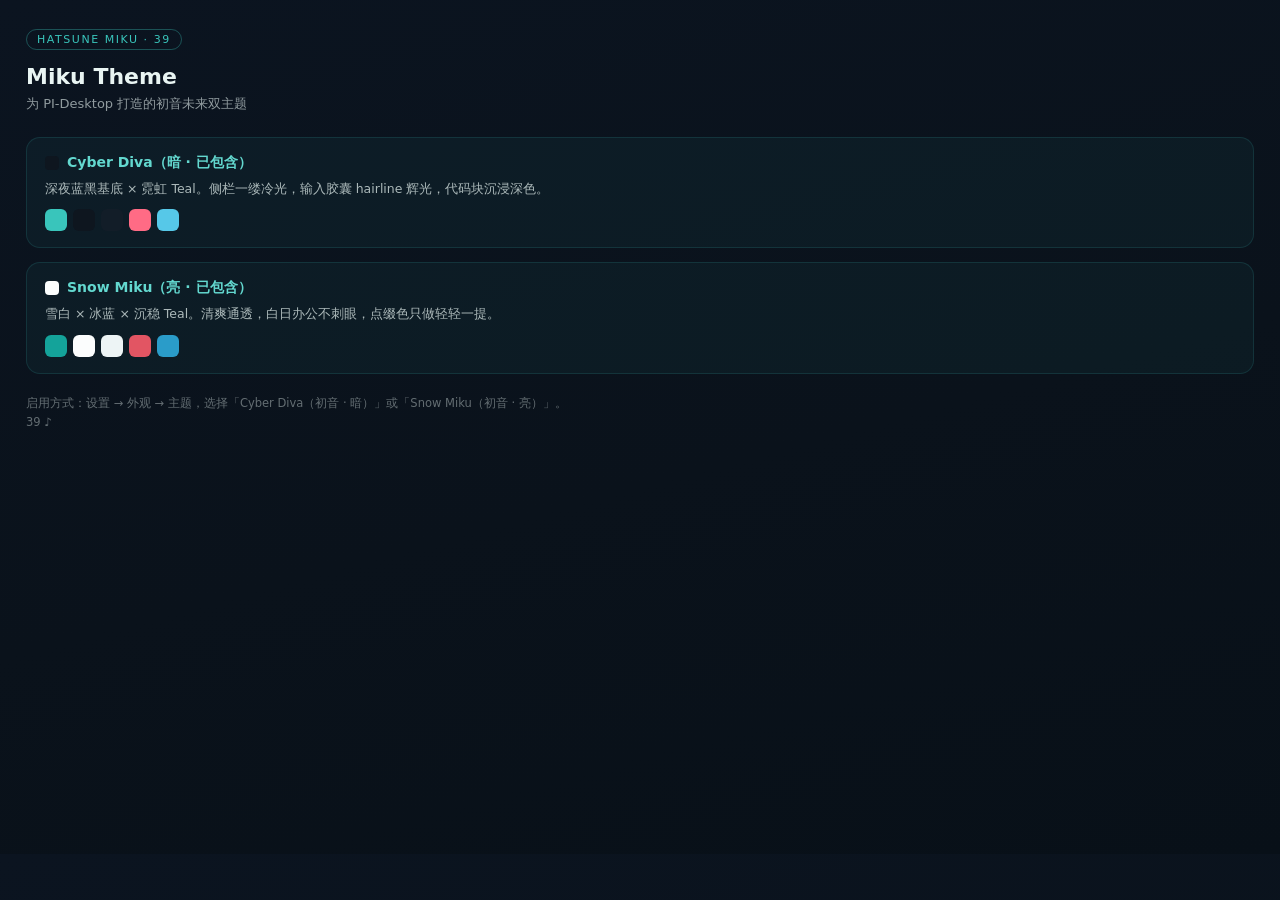
<file: miku-theme/renderer/index.html>
<!doctype html>
<html lang="zh-CN">
<head>
  <meta charset="utf-8" />
  <meta http-equiv="Content-Security-Policy"
        content="default-src 'none'; style-src 'unsafe-inline'; img-src data:;" />
  <meta name="pi-plugin-chrome" content="v2" />
  <title>Miku Theme</title>
  <style>
    :root { color-scheme: dark; }
    * { margin: 0; padding: 0; box-sizing: border-box; }
    body {
      font-family: "Segoe UI", system-ui, sans-serif;
      background: linear-gradient(165deg, #0b1420 0%, #0a121b 55%, #081018 100%);
      color: #e9f5f3;
      min-height: calc(100dvh - var(--pi-plugin-titlebar-height, 46px));
      padding: 28px 26px;
    }
    .badge {
      display: inline-block;
      font-size: 11px;
      letter-spacing: 0.14em;
      text-transform: uppercase;
      color: #39c5bb;
      border: 1px solid rgba(57, 197, 187, 0.35);
      border-radius: 999px;
      padding: 3px 10px;
      margin-bottom: 14px;
    }
    h1 { font-size: 22px; font-weight: 600; margin-bottom: 6px; }
    .sub { color: rgba(233, 245, 243, 0.6); font-size: 13px; margin-bottom: 24px; }
    .card {
      background: rgba(57, 197, 187, 0.05);
      border: 1px solid rgba(57, 197, 187, 0.14);
      border-radius: 14px;
      padding: 16px 18px;
      margin-bottom: 14px;
    }
    .card h2 {
      font-size: 14px;
      color: #63d8cf;
      margin-bottom: 6px;
      display: flex;
      align-items: center;
      gap: 8px;
    }
    .swatch { width: 14px; height: 14px; border-radius: 4px; display: inline-block; }
    .card p { font-size: 12.5px; line-height: 1.7; color: rgba(233, 245, 243, 0.72); }
    .row { display: flex; gap: 6px; margin-top: 10px; }
    .row .swatch { width: 22px; height: 22px; border-radius: 6px; }
    .hint { font-size: 11.5px; color: rgba(233, 245, 243, 0.4); margin-top: 20px; line-height: 1.7; }
  </style>
</head>
<body>
  <span class="badge">Hatsune Miku · 39</span>
  <h1>Miku Theme</h1>
  <p class="sub">为 PI-Desktop 打造的初音未来双主题</p>

  <div class="card">
    <h2><span class="swatch" style="background:#0e161f"></span>Cyber Diva（暗 · 已包含）</h2>
    <p>深夜蓝黑基底 × 霓虹 Teal。侧栏一缕冷光，输入胶囊 hairline 辉光，代码块沉浸深色。</p>
    <div class="row">
      <span class="swatch" style="background:#39c5bb"></span>
      <span class="swatch" style="background:#0e161f"></span>
      <span class="swatch" style="background:#121d28"></span>
      <span class="swatch" style="background:#ff6b85"></span>
      <span class="swatch" style="background:#56c8e8"></span>
    </div>
  </div>

  <div class="card">
    <h2><span class="swatch" style="background:#fbfdfd"></span>Snow Miku（亮 · 已包含）</h2>
    <p>雪白 × 冰蓝 × 沉稳 Teal。清爽通透，白日办公不刺眼，点缀色只做轻轻一提。</p>
    <div class="row">
      <span class="swatch" style="background:#14a39a"></span>
      <span class="swatch" style="background:#fbfdfd"></span>
      <span class="swatch" style="background:#edf4f5"></span>
      <span class="swatch" style="background:#e25563"></span>
      <span class="swatch" style="background:#2a9cc9"></span>
    </div>
  </div>

  <p class="hint">
    启用方式：设置 → 外观 → 主题，选择「Cyber Diva（初音 · 暗）」或「Snow Miku（初音 · 亮）」。<br />
    39 ♪
  </p>
</body>
</html>
</file>
